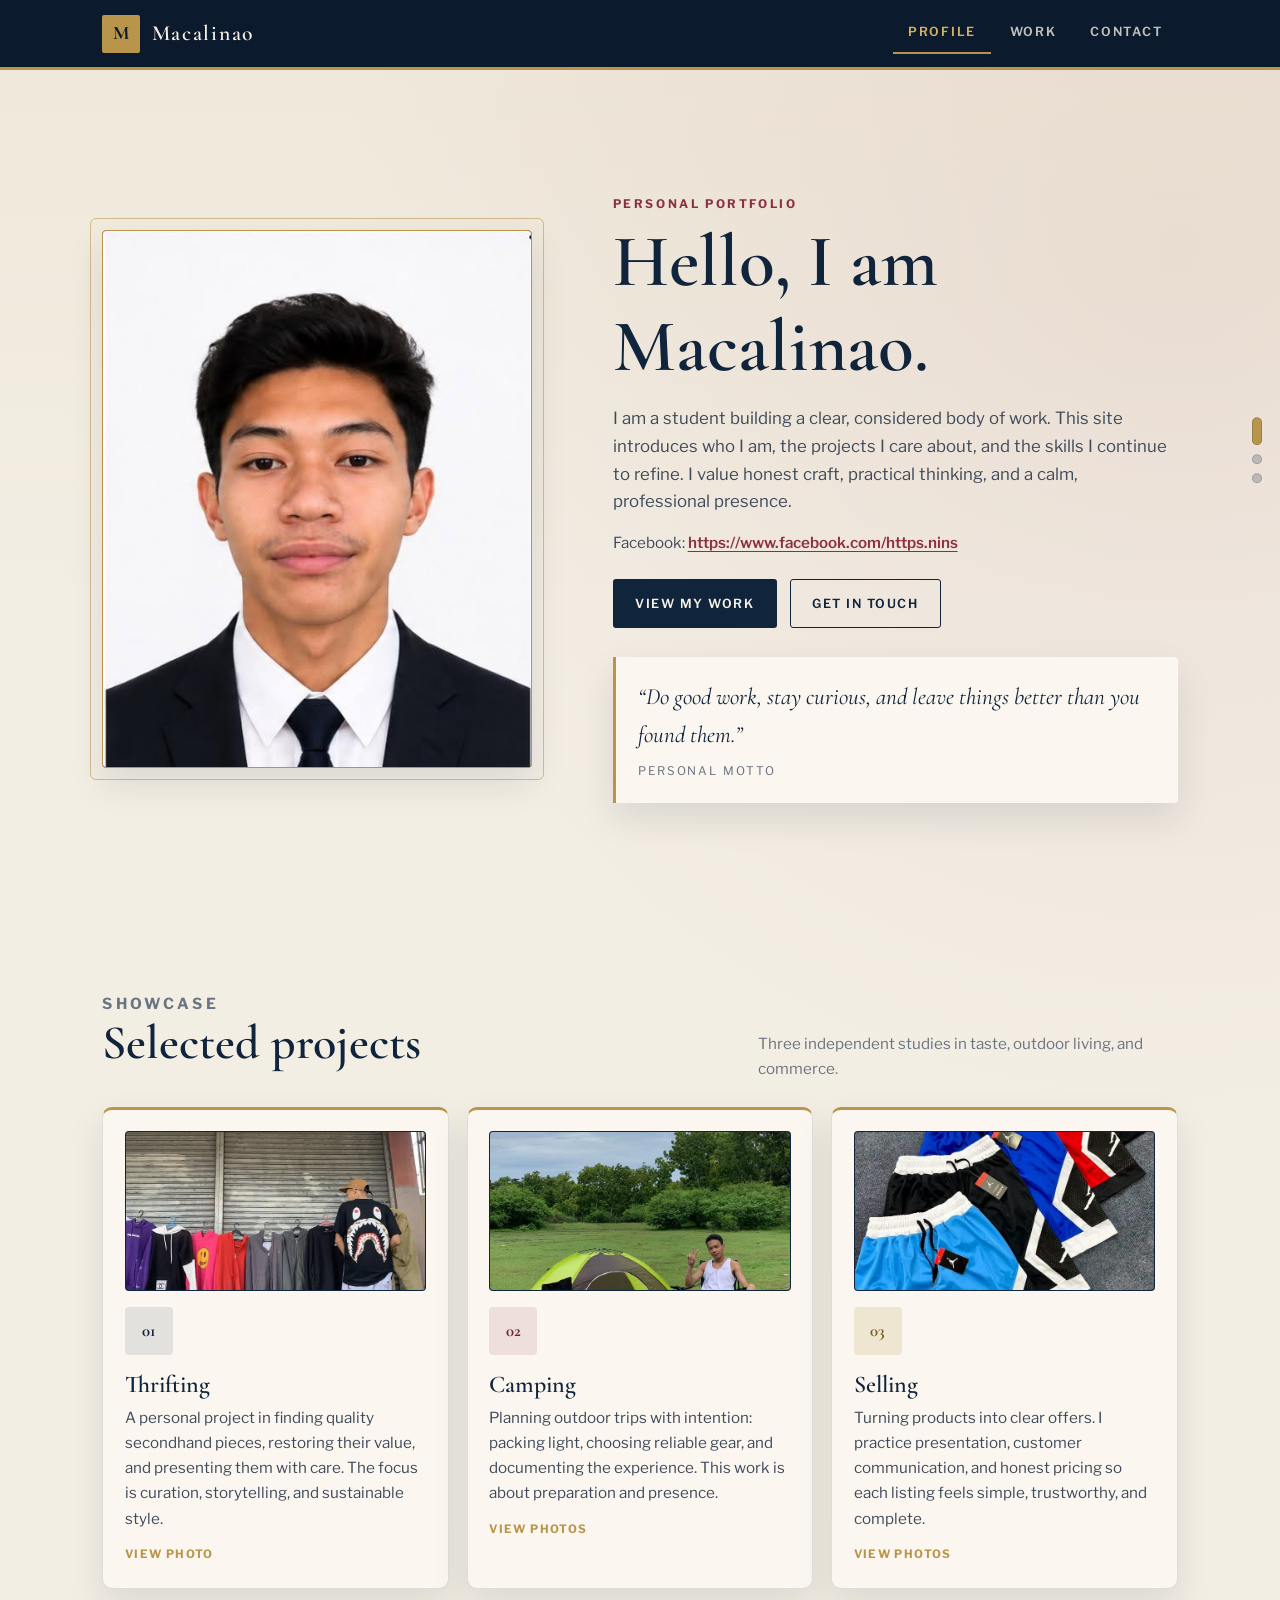
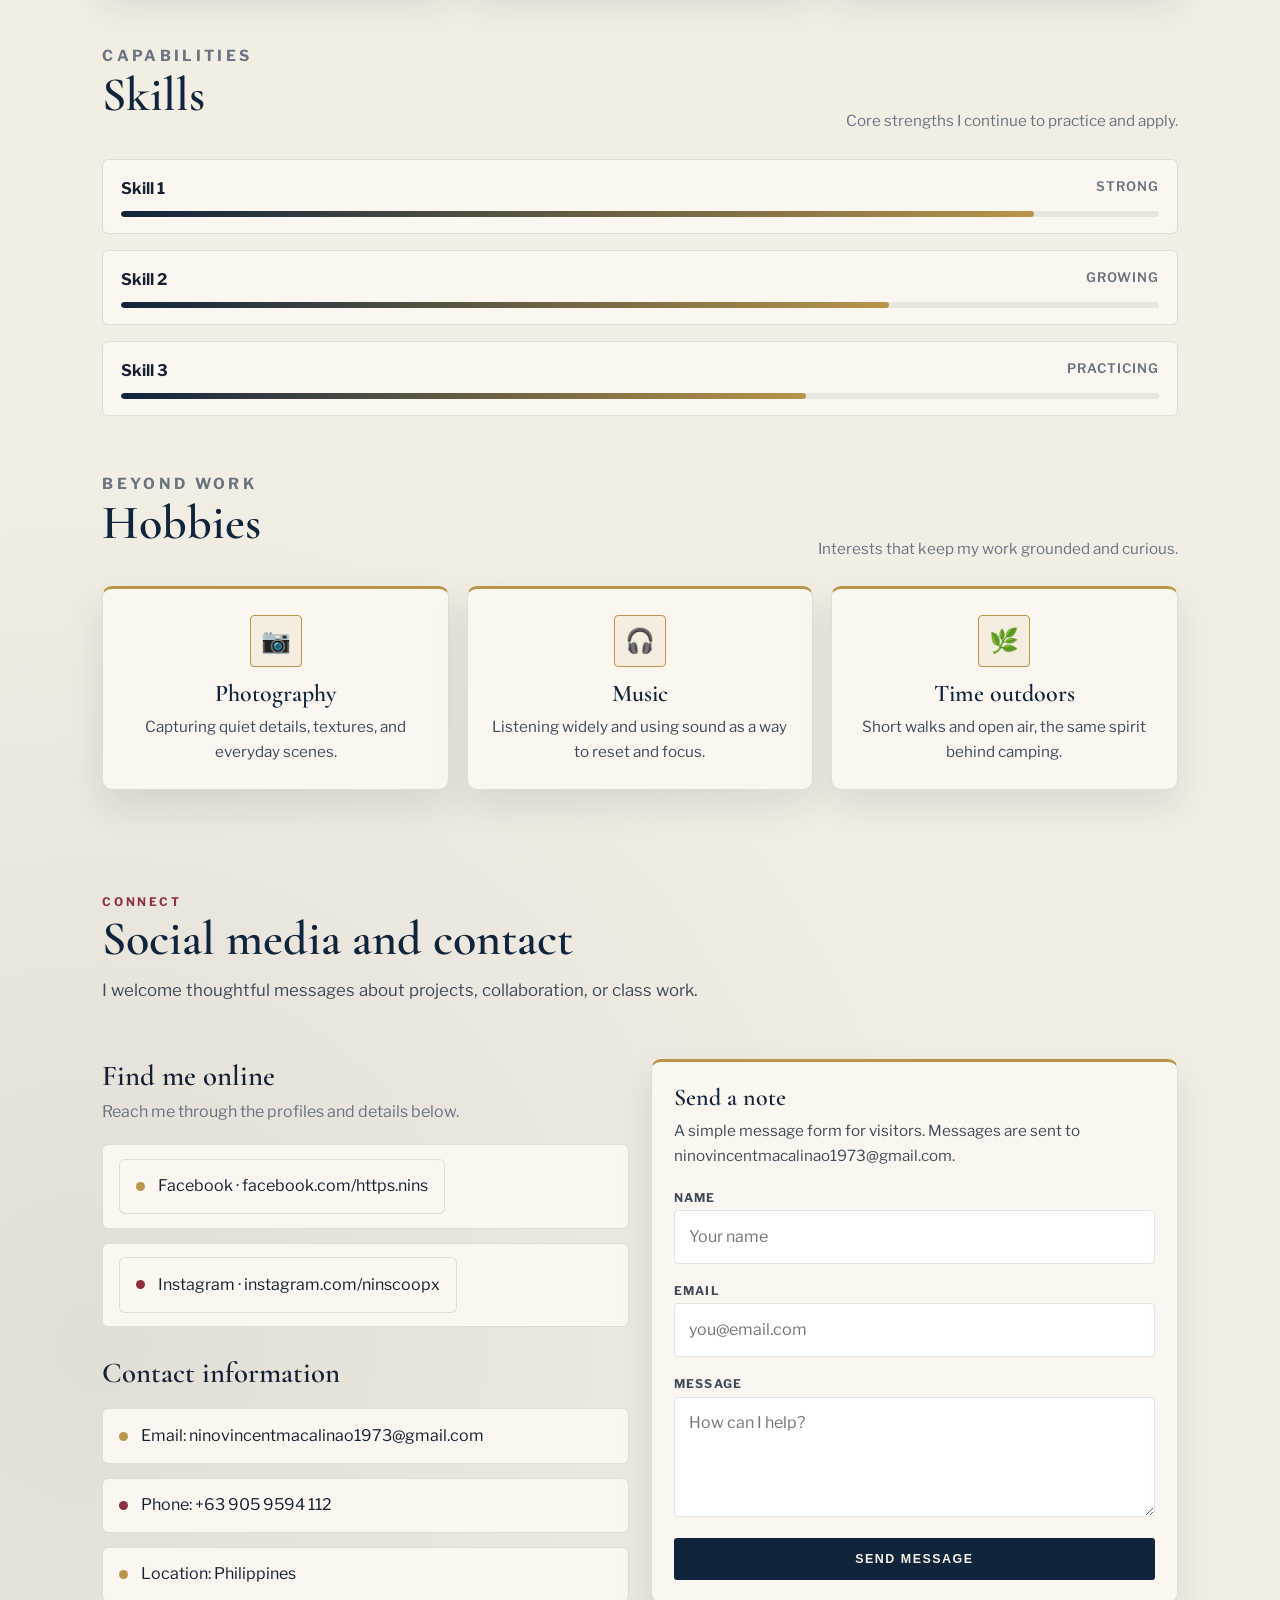
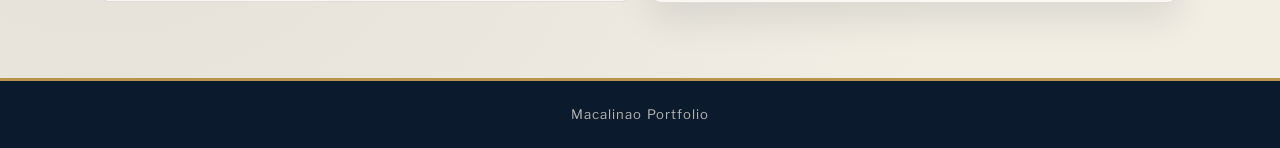
<file: index.html>
<!DOCTYPE html>
<html lang="en">
<head>
  <meta charset="UTF-8">
  <meta name="viewport" content="width=device-width, initial-scale=1.0">
  <title>Macalinao | Portfolio</title>
  <link rel="preconnect" href="https://fonts.googleapis.com">
  <link rel="preconnect" href="https://fonts.gstatic.com" crossorigin>
  <link href="https://fonts.googleapis.com/css2?family=Cormorant+Garamond:ital,wght@0,600;0,700;1,600&family=Libre+Franklin:wght@400;600;700&display=swap" rel="stylesheet">
  <link rel="stylesheet" href="css/styles.css">
</head>
<body>
  <a class="skip-link" href="#profile">Skip to content</a>
  <header class="site-header">
    <div class="nav-wrap">
      <a class="brand" href="#profile">
        <span class="brand-mark">M</span>
        Macalinao
      </a>
      <input class="nav-toggle" id="nav-toggle" type="checkbox">
      <label class="menu-btn" for="nav-toggle" aria-label="Open menu"><span></span><span></span><span></span></label>
      <nav class="site-nav" aria-label="Primary">
        <a href="#profile" data-section="profile">Profile</a>
        <a href="#work" data-section="work">Work</a>
        <a href="#contact" data-section="contact">Contact</a>
      </nav>
    </div>
  </header>

  <aside class="page-indicator" aria-hidden="true">
    <a href="#profile" class="is-on" data-section="profile"></a>
    <a href="#work" data-section="work"></a>
    <a href="#contact" data-section="contact"></a>
  </aside>

  <main>
    <section id="profile" class="panel page">
      <div class="hero">
        <div class="portrait-wrap">
          <div class="portrait-ring"></div>
          <figure class="portrait-frame">
            <img src="images/s.png" alt="Portrait of Macalinao">
          </figure>
        </div>

        <div>
          <p class="kicker">Personal Portfolio</p>
          <h1>Hello, I am Macalinao.</h1>
          <p class="lede">
            I am a student building a clear, considered body of work. This site introduces who I am,
            the projects I care about, and the skills I continue to refine. I value honest craft,
            practical thinking, and a calm, professional presence.
          </p>
          <p class="social-line">
            Facebook:
            <a href="https://www.facebook.com/https.nins" target="_blank" rel="noopener noreferrer">https://www.facebook.com/https.nins</a>
          </p>
          <div class="cta-row">
            <a class="btn btn-primary" href="#work">View my work</a>
            <a class="btn btn-ghost" href="#contact">Get in touch</a>
          </div>
          <blockquote class="motto">
            <p>“Do good work, stay curious, and leave things better than you found them.”</p>
            <span>Personal motto</span>
          </blockquote>
        </div>
      </div>
    </section>

    <section id="work" class="panel page">
      <div class="section-head">
        <div>
          <p class="kicker">Showcase</p>
          <h2>Selected projects</h2>
        </div>
        <p>Three independent studies in taste, outdoor living, and commerce.</p>
      </div>

      <div class="grid-3">
        <a class="card card-link" href="thrifting.html">
          <img class="card-photo" src="images/thrifting.jpg" alt="Thrifting stall with hoodies and caps">
          <div class="card-icon tone-teal" aria-hidden="true">01</div>
          <h3>Thrifting</h3>
          <p>
            A personal project in finding quality secondhand pieces, restoring their value,
            and presenting them with care. The focus is curation, storytelling, and sustainable style.
          </p>
          <span class="tag">View photo</span>
        </a>

        <a class="card card-link" href="camping.html">
          <img class="card-photo" src="images/camping-1.jpg" alt="Camping with a tent and chairs in a grassy field">
          <div class="card-icon tone-coral" aria-hidden="true">02</div>
          <h3>Camping</h3>
          <p>
            Planning outdoor trips with intention: packing light, choosing reliable gear,
            and documenting the experience. This work is about preparation and presence.
          </p>
          <span class="tag">View photos</span>
        </a>

        <a class="card card-link" href="selling.html">
          <img class="card-photo" src="images/selling-2.jpg" alt="Jordan shorts laid out for sale">
          <div class="card-icon tone-gold" aria-hidden="true">03</div>
          <h3>Selling</h3>
          <p>
            Turning products into clear offers. I practice presentation, customer communication,
            and honest pricing so each listing feels simple, trustworthy, and complete.
          </p>
          <span class="tag">View photos</span>
        </a>
      </div>

      <div class="block">
        <div class="section-head">
          <div>
            <p class="kicker">Capabilities</p>
            <h2>Skills</h2>
          </div>
          <p>Core strengths I continue to practice and apply.</p>
        </div>

        <div class="skills">
          <div class="skill">
            <div class="skill-top">Skill 1 <span>Strong</span></div>
            <div class="bar" aria-hidden="true"><i style="width: 88%"></i></div>
          </div>
          <div class="skill">
            <div class="skill-top">Skill 2 <span>Growing</span></div>
            <div class="bar" aria-hidden="true"><i style="width: 74%"></i></div>
          </div>
          <div class="skill">
            <div class="skill-top">Skill 3 <span>Practicing</span></div>
            <div class="bar" aria-hidden="true"><i style="width: 66%"></i></div>
          </div>
        </div>
      </div>

      <div class="block">
        <div class="section-head">
          <div>
            <p class="kicker">Beyond work</p>
            <h2>Hobbies</h2>
          </div>
          <p>Interests that keep my work grounded and curious.</p>
        </div>

        <div class="grid-3">
          <article class="card hobby-card">
            <div class="emoji" aria-hidden="true">📷</div>
            <h3>Photography</h3>
            <p>Capturing quiet details, textures, and everyday scenes.</p>
          </article>
          <article class="card hobby-card">
            <div class="emoji" aria-hidden="true">🎧</div>
            <h3>Music</h3>
            <p>Listening widely and using sound as a way to reset and focus.</p>
          </article>
          <article class="card hobby-card">
            <div class="emoji" aria-hidden="true">🌿</div>
            <h3>Time outdoors</h3>
            <p>Short walks and open air, the same spirit behind camping.</p>
          </article>
        </div>
      </div>
    </section>

    <section id="contact" class="panel page">
      <p class="kicker">Connect</p>
      <h2>Social media and contact</h2>
      <p class="lede">I welcome thoughtful messages about projects, collaboration, or class work.</p>

      <div class="contact-layout block">
        <div>
          <h3 class="serif" style="font-size: 1.8rem; margin-bottom: 0.4rem;">Find me online</h3>
          <p style="color: var(--muted);">Reach me through the profiles and details below.</p>
          <ul class="contact-list">
            <li><a href="https://www.facebook.com/https.nins" target="_blank" rel="noopener noreferrer"><span class="dot"></span> Facebook · facebook.com/https.nins</a></li>
            <li><a href="https://www.instagram.com/ninscoopx/" target="_blank" rel="noopener noreferrer"><span class="dot" style="background: var(--burgundy)"></span> Instagram · instagram.com/ninscoopx</a></li>
          </ul>

          <h3 class="serif" style="font-size: 1.8rem; margin: 1.8rem 0 0.4rem;">Contact information</h3>
          <ul class="contact-list">
            <li><span class="dot"></span> Email: ninovincentmacalinao1973@gmail.com</li>
            <li><span class="dot" style="background: var(--burgundy)"></span> Phone: +63 905 9594 112</li>
            <li><span class="dot" style="background: var(--gold)"></span> Location: Philippines</li>
          </ul>
        </div>

        <article class="card">
          <h3>Send a note</h3>
          <p>A simple message form for visitors. Messages are sent to ninovincentmacalinao1973@gmail.com.</p>
          <form class="form" style="margin-top: 1rem;" action="mailto:ninovincentmacalinao1973@gmail.com" method="post" enctype="text/plain">
            <div>
              <label for="name">Name</label>
              <input id="name" name="name" type="text" required placeholder="Your name">
            </div>
            <div>
              <label for="email">Email</label>
              <input id="email" name="email" type="email" required placeholder="you@email.com">
            </div>
            <div>
              <label for="message">Message</label>
              <textarea id="message" name="message" required placeholder="How can I help?"></textarea>
            </div>
            <button class="btn btn-primary" type="submit">Send message</button>
          </form>
        </article>
      </div>
    </section>
  </main>

  <footer class="site-footer">
    Macalinao Portfolio
  </footer>
  <script src="js/photos.js"></script>
  <script src="js/scroll.js"></script>
</body>
</html>
</file>
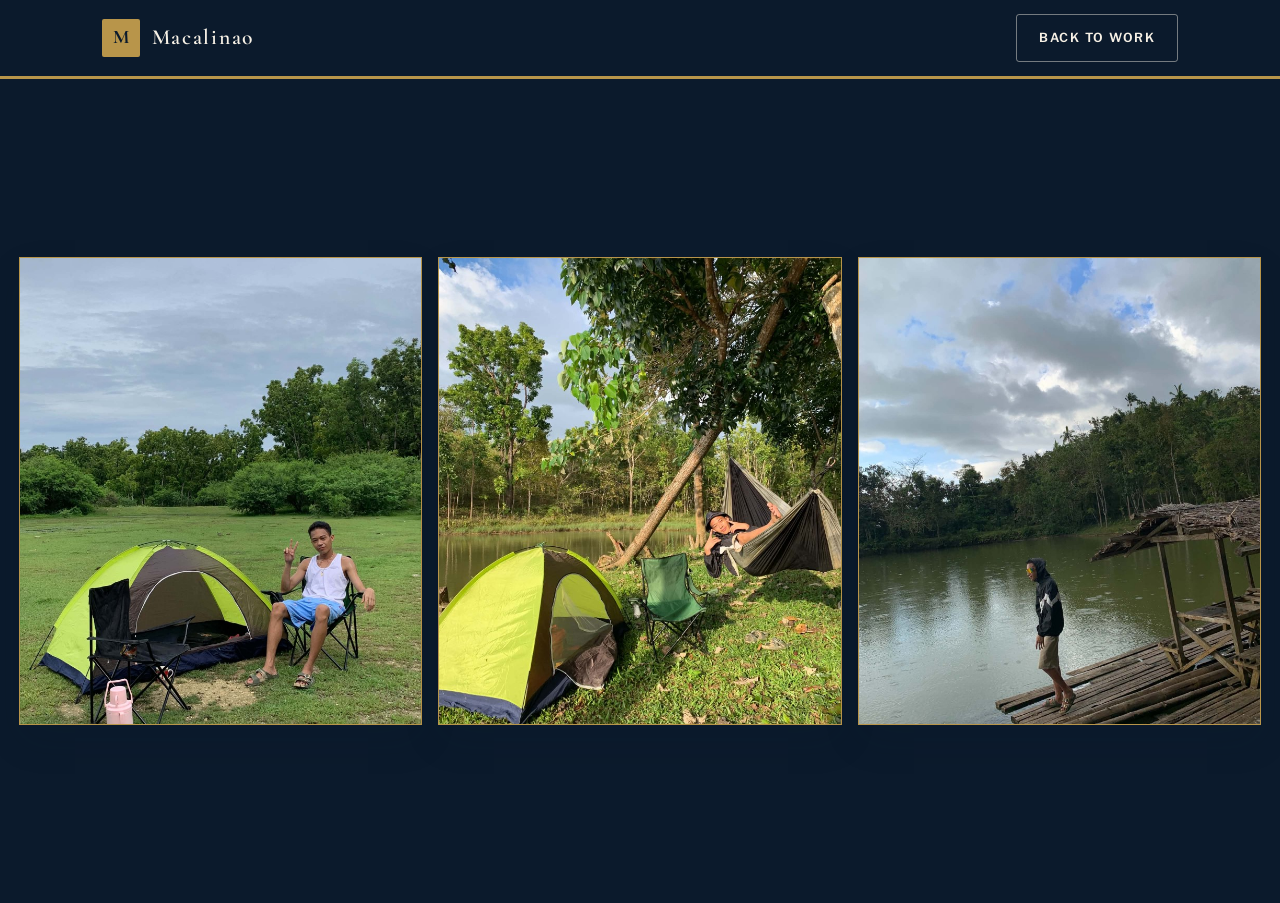
<file: camping.html>
<!DOCTYPE html>
<html lang="en">
<head>
  <meta charset="UTF-8">
  <meta name="viewport" content="width=device-width, initial-scale=1.0">
  <title>Macalinao | Camping</title>
  <link rel="preconnect" href="https://fonts.googleapis.com">
  <link rel="preconnect" href="https://fonts.gstatic.com" crossorigin>
  <link href="https://fonts.googleapis.com/css2?family=Cormorant+Garamond:ital,wght@0,600;0,700;1,600&family=Libre+Franklin:wght@400;600;700&display=swap" rel="stylesheet">
  <link rel="stylesheet" href="css/styles.css">
</head>
<body>
  <header class="site-header">
    <div class="nav-wrap">
      <a class="brand" href="index.html#profile">
        <span class="brand-mark">M</span>
        Macalinao
      </a>
      <a class="btn btn-ghost photo-back" href="index.html#work">Back to work</a>
    </div>
  </header>

  <main class="photo-gallery">
    <img src="images/camping-1.jpg" alt="A green tent and chairs in a grassy field">
    <img src="images/camping-2.jpg" alt="Hammock and tent by the water">
    <img src="images/camping-3.jpg" alt="Bamboo raft near the trees">
  </main>
  <script src="js/photos.js"></script>
</body>
</html>
</file>
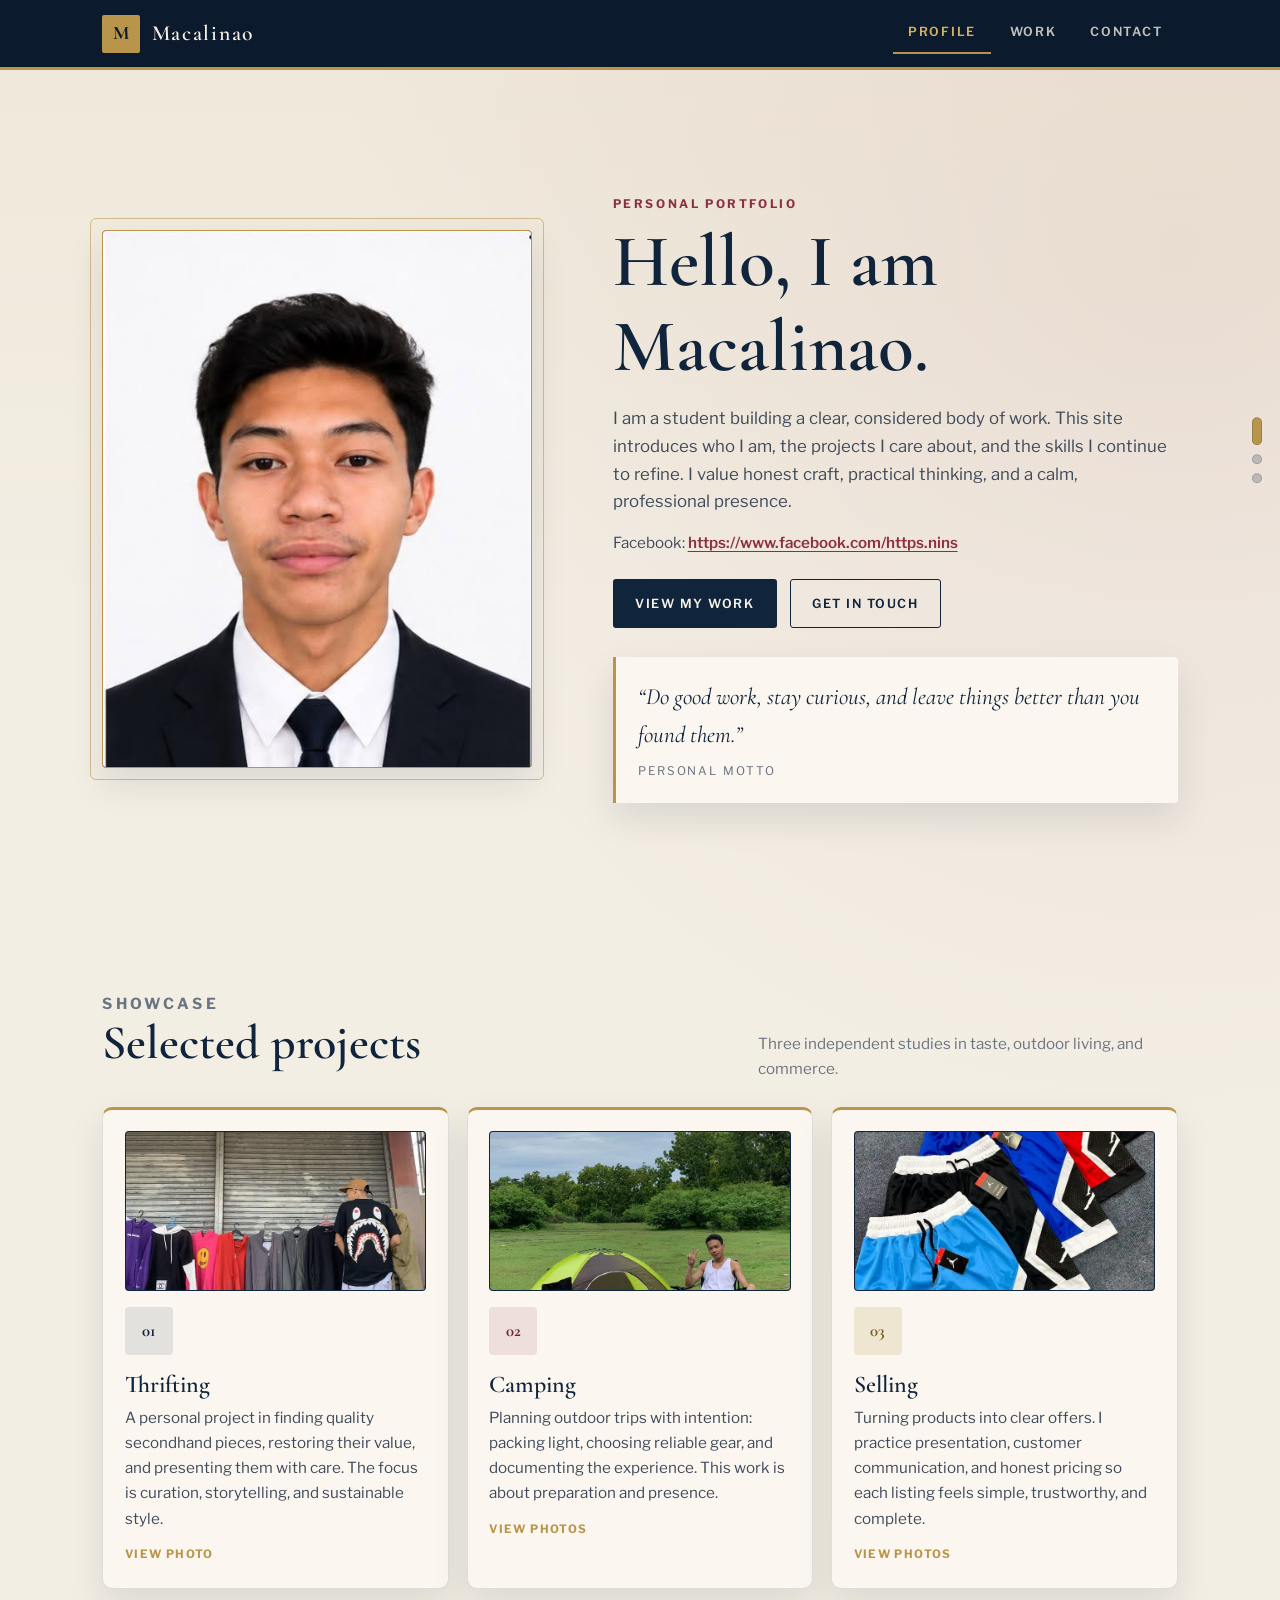
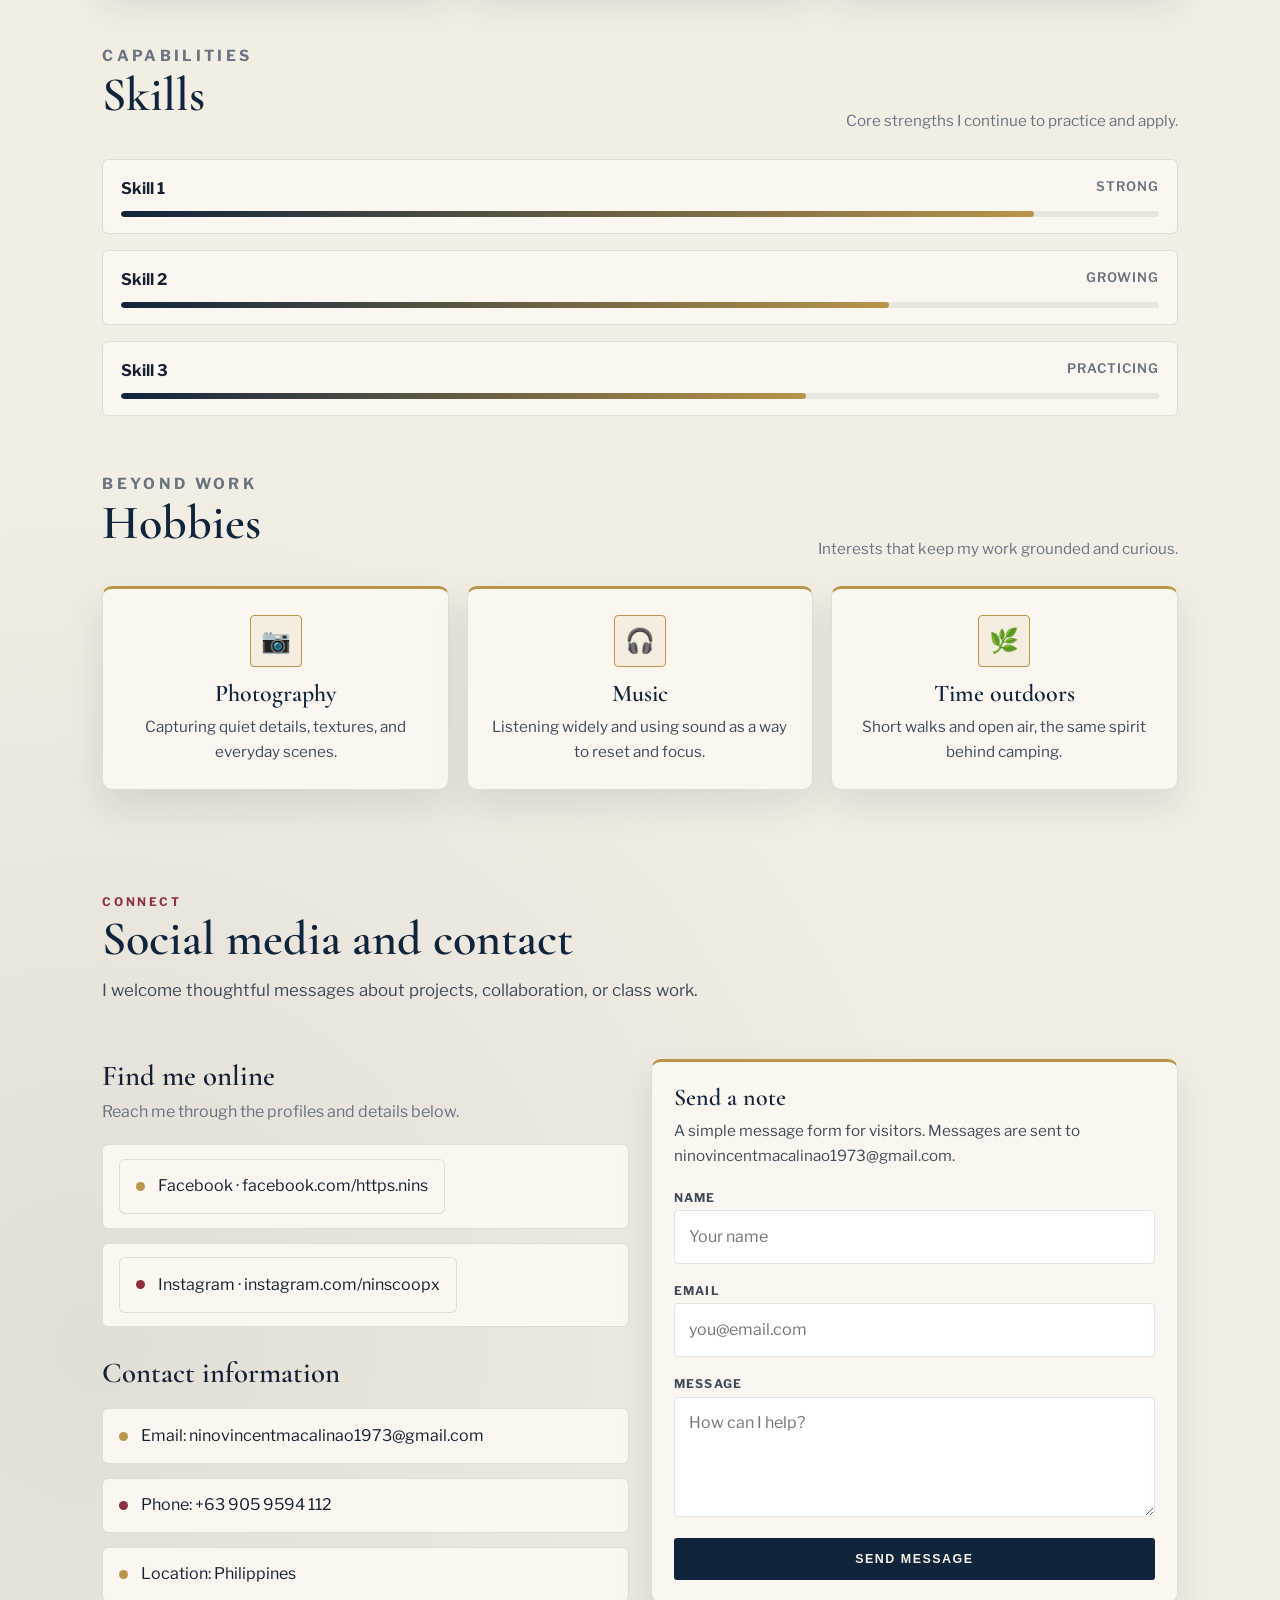
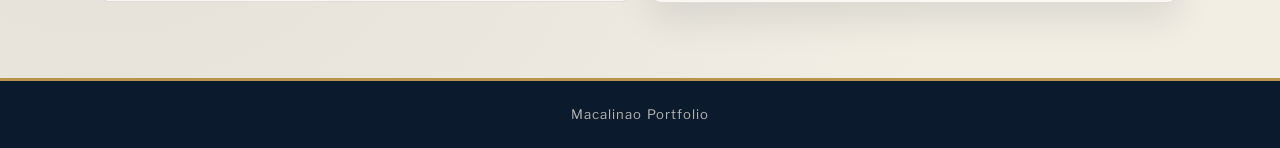
<file: contact.html>
<!DOCTYPE html>
<html lang="en">
<head>
  <meta charset="UTF-8">
  <meta http-equiv="refresh" content="0; url=index.html#contact">
  <title>Macalinao | Contact</title>
  <link rel="canonical" href="index.html#contact">
  <script>location.replace("index.html#contact");</script>
</head>
<body>
  <p><a href="index.html#contact">Continue to Contact</a></p>
</body>
</html>
</file>
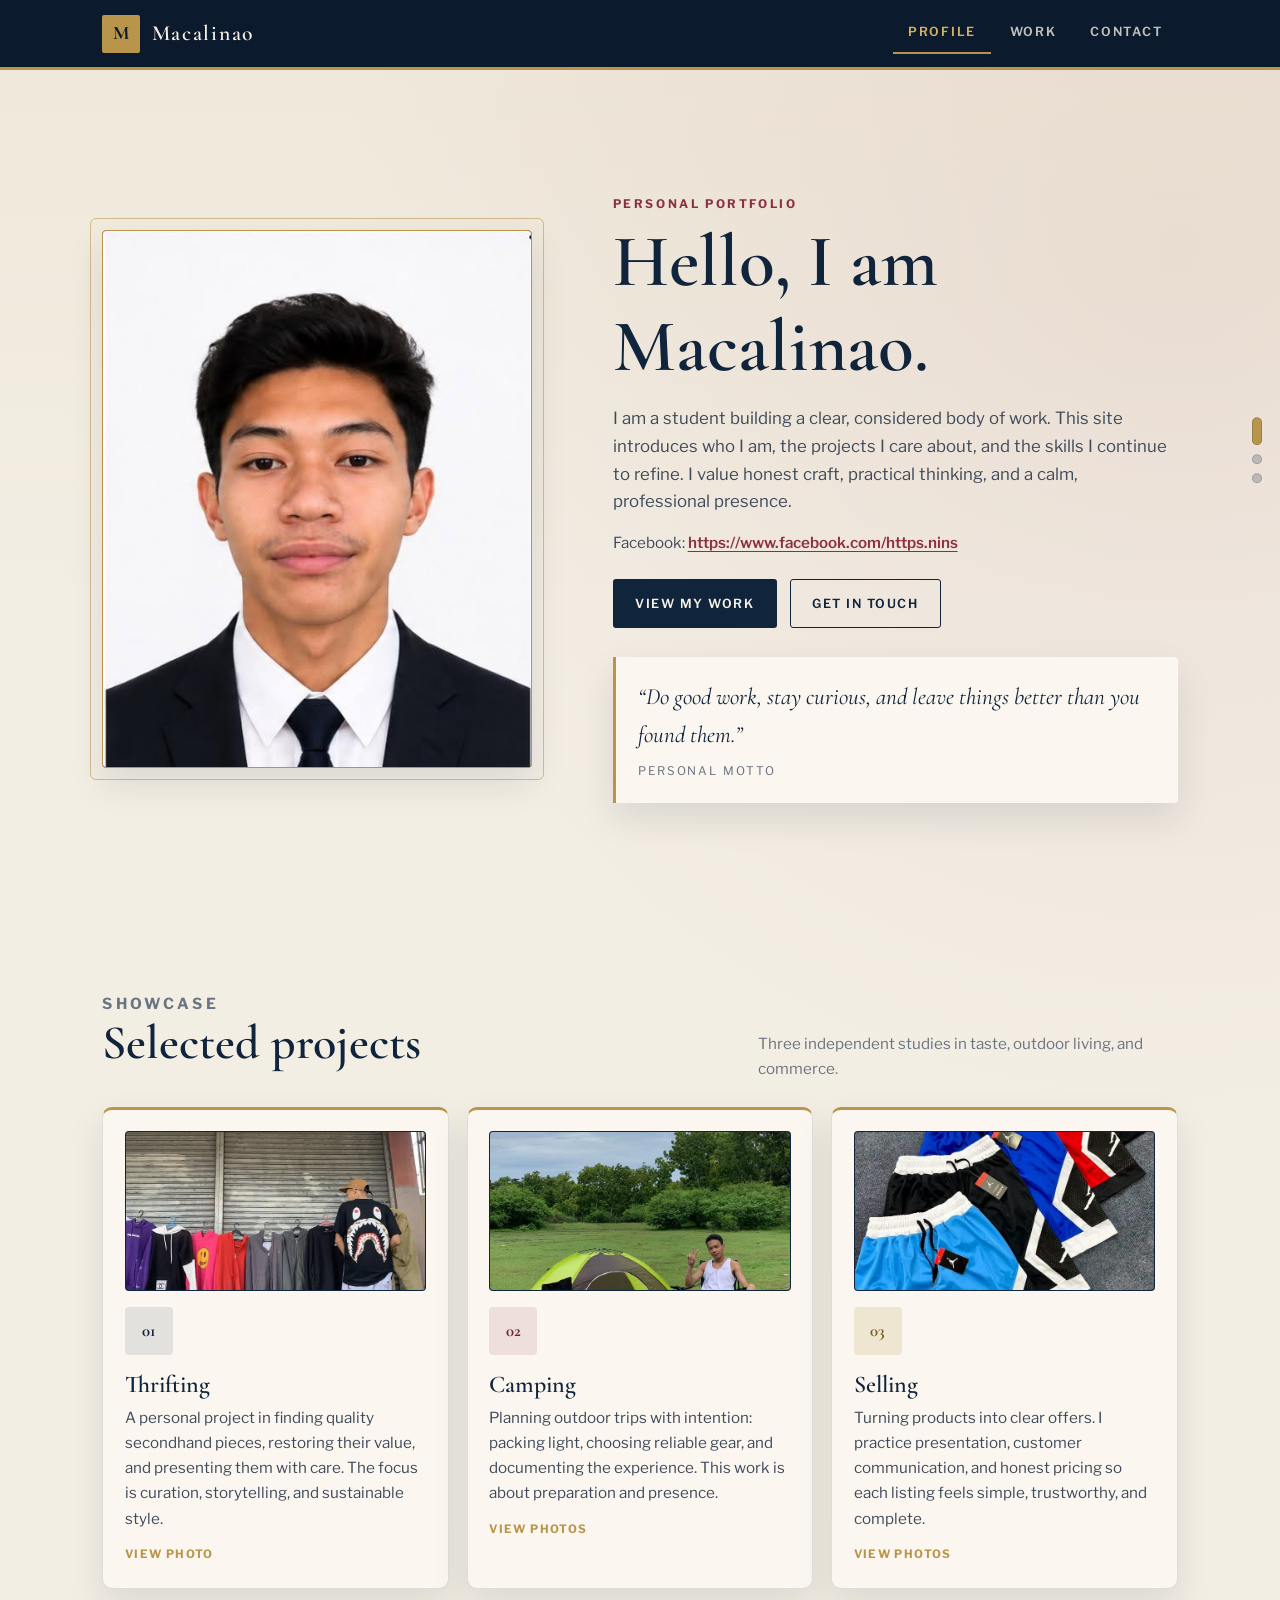
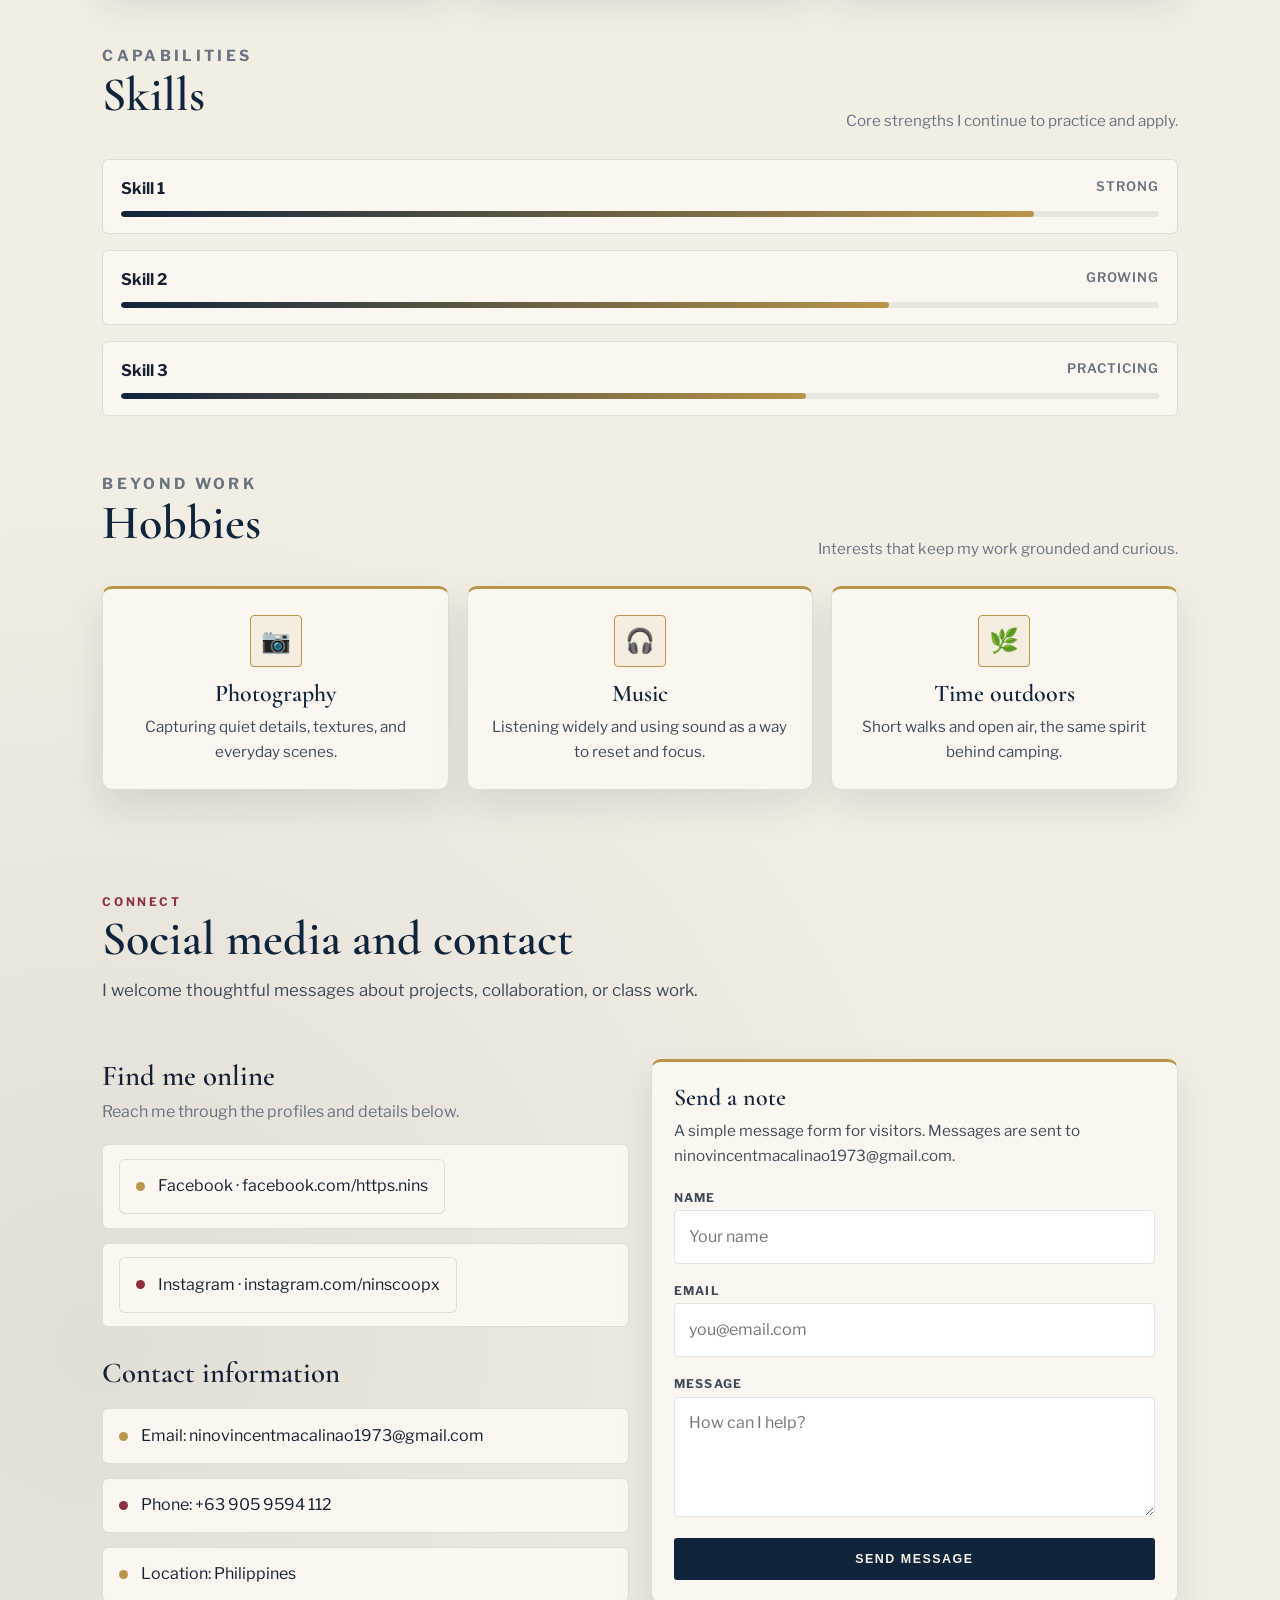
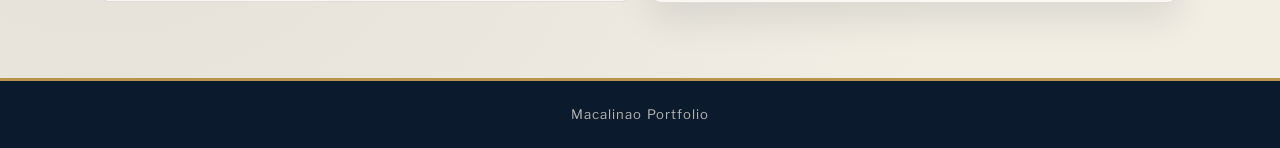
<file: projects.html>
<!DOCTYPE html>
<html lang="en">
<head>
  <meta charset="UTF-8">
  <meta http-equiv="refresh" content="0; url=index.html#work">
  <title>Macalinao | Work</title>
  <link rel="canonical" href="index.html#work">
  <script>location.replace("index.html#work");</script>
</head>
<body>
  <p><a href="index.html#work">Continue to Work</a></p>
</body>
</html>
</file>
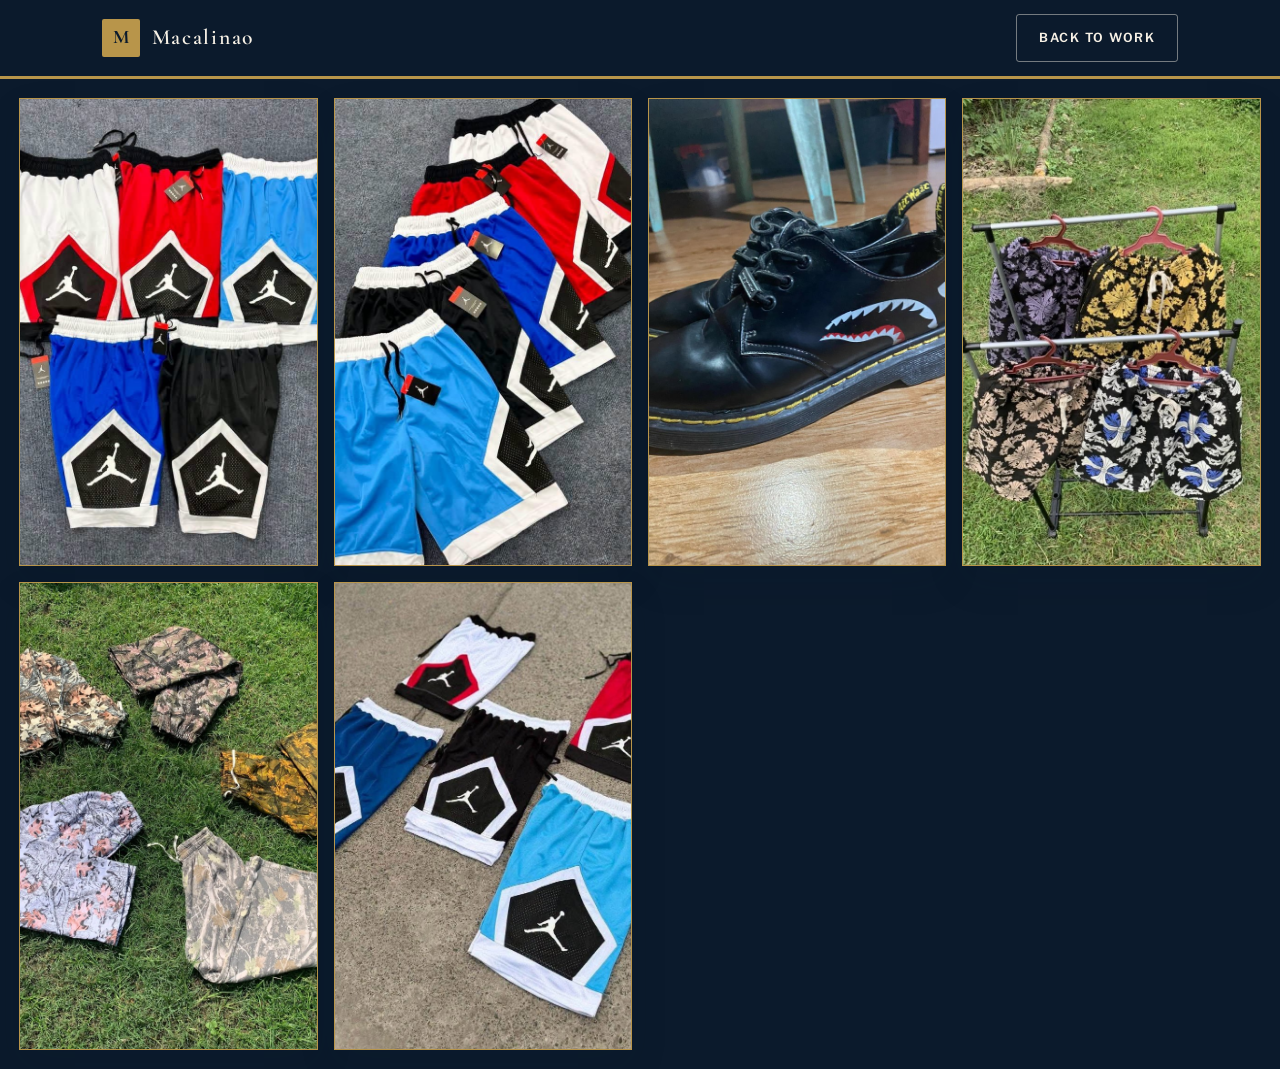
<file: selling.html>
<!DOCTYPE html>
<html lang="en">
<head>
  <meta charset="UTF-8">
  <meta name="viewport" content="width=device-width, initial-scale=1.0">
  <title>Macalinao | Selling</title>
  <link rel="preconnect" href="https://fonts.googleapis.com">
  <link rel="preconnect" href="https://fonts.gstatic.com" crossorigin>
  <link href="https://fonts.googleapis.com/css2?family=Cormorant+Garamond:ital,wght@0,600;0,700;1,600&family=Libre+Franklin:wght@400;600;700&display=swap" rel="stylesheet">
  <link rel="stylesheet" href="css/styles.css">
</head>
<body>
  <header class="site-header">
    <div class="nav-wrap">
      <a class="brand" href="index.html#profile">
        <span class="brand-mark">M</span>
        Macalinao
      </a>
      <a class="btn btn-ghost photo-back" href="index.html#work">Back to work</a>
    </div>
  </header>

  <main class="photo-gallery">
    <img src="images/selling-1.jpg" alt="Five pairs of Jordan basketball shorts laid out on the carpet">
    <img src="images/selling-2.jpg" alt="Jordan shorts fanned out in different colors">
    <img src="images/selling-3.jpg" alt="Black leather shoes with a shark-mouth graphic">
    <img src="images/selling-4.jpg" alt="Patterned shorts hanging on a rack outdoors">
    <img src="images/selling-5.jpg" alt="Camouflage sweatpants arranged on the grass">
    <img src="images/selling-6.jpg" alt="Jordan basketball shorts arranged on the pavement">
  </main>
  <script src="js/photos.js"></script>
</body>
</html>
</file>
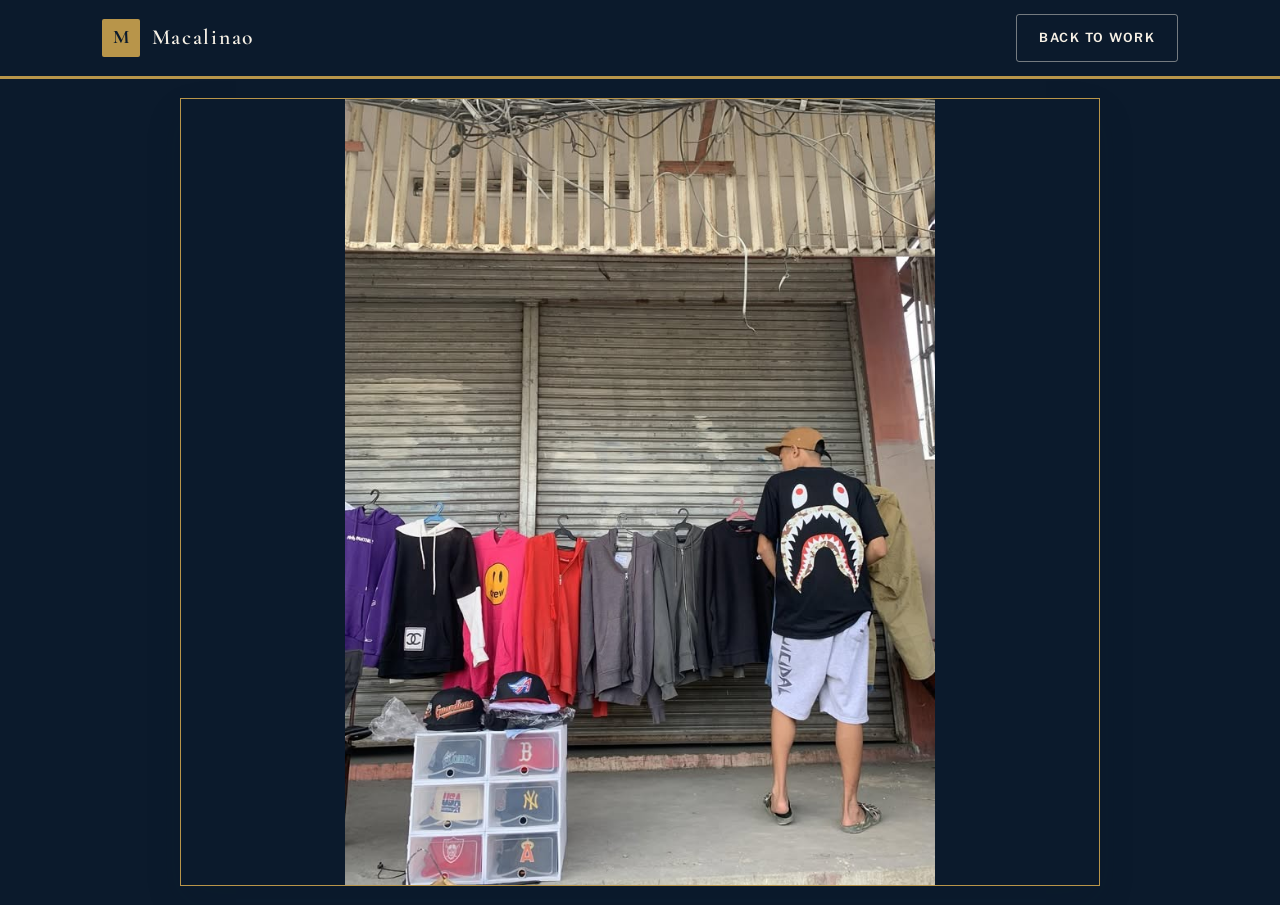
<file: thrifting.html>
<!DOCTYPE html>
<html lang="en">
<head>
  <meta charset="UTF-8">
  <meta name="viewport" content="width=device-width, initial-scale=1.0">
  <title>Macalinao | Thrifting</title>
  <link rel="preconnect" href="https://fonts.googleapis.com">
  <link rel="preconnect" href="https://fonts.gstatic.com" crossorigin>
  <link href="https://fonts.googleapis.com/css2?family=Cormorant+Garamond:ital,wght@0,600;0,700;1,600&family=Libre+Franklin:wght@400;600;700&display=swap" rel="stylesheet">
  <link rel="stylesheet" href="css/styles.css">
</head>
<body>
  <header class="site-header">
    <div class="nav-wrap">
      <a class="brand" href="index.html#profile">
        <span class="brand-mark">M</span>
        Macalinao
      </a>
      <a class="btn btn-ghost photo-back" href="index.html#work">Back to work</a>
    </div>
  </header>

  <main class="photo-only">
    <img src="images/thrifting.jpg" alt="Street stall with hoodies hanging on a shutter and baseball caps on the sidewalk">
  </main>
  <script src="js/photos.js"></script>
</body>
</html>
</file>
<file: css/styles.css>
:root {
  --navy: #10243c;
  --navy-deep: #0b1a2c;
  --ink: #152033;
  --ink-soft: #3e4a5a;
  --muted: #6a7380;
  --ivory: #f3eee4;
  --cream: #fbf7f0;
  --gold: #b8954a;
  --gold-bright: #d4af67;
  --burgundy: #8c3040;
  --burgundy-deep: #6e2432;
  --line: rgba(16, 36, 60, 0.12);
  --shadow: 0 16px 36px rgba(11, 26, 44, 0.1);
  --radius: 10px;
  --max: 1120px;
}

*,
*::before,
*::after {
  box-sizing: border-box;
  margin: 0;
  padding: 0;
}

html {
  scroll-behavior: smooth;
  scroll-padding-top: 4.75rem;
}

body {
  font-family: "Libre Franklin", sans-serif;
  color: var(--ink);
  overflow-x: hidden;
  background:
    linear-gradient(180deg, rgba(184, 149, 74, 0.07), transparent 18%),
    radial-gradient(circle at 92% 8%, rgba(140, 48, 64, 0.08), transparent 26%),
    radial-gradient(circle at 8% 88%, rgba(16, 36, 60, 0.08), transparent 28%),
    var(--ivory);
  line-height: 1.65;
  min-height: 100vh;
}

img {
  max-width: 100%;
  display: block;
}

a {
  color: inherit;
  text-decoration: none;
}

.skip-link {
  position: absolute;
  left: 1rem;
  top: -4rem;
  background: var(--navy);
  color: #fff;
  padding: 0.6rem 1rem;
  border-radius: 4px;
  z-index: 100;
}

.skip-link:focus {
  top: 1rem;
}

.site-header {
  position: sticky;
  top: 0;
  z-index: 20;
  background: var(--navy-deep);
  border-bottom: 3px solid var(--gold);
}

.nav-wrap {
  position: relative;
  max-width: var(--max);
  margin: 0 auto;
  padding: 0.85rem 1.4rem;
  display: flex;
  align-items: center;
  justify-content: space-between;
  gap: 1rem;
}

.brand {
  display: flex;
  align-items: center;
  gap: 0.7rem;
  font-family: "Cormorant Garamond", serif;
  font-weight: 600;
  font-size: 1.35rem;
  letter-spacing: 0.08em;
  color: #f7f1e6;
}

.brand-mark {
  width: 38px;
  height: 38px;
  border-radius: 2px;
  display: grid;
  place-items: center;
  background: var(--gold);
  color: var(--navy-deep);
  font-family: "Cormorant Garamond", serif;
  font-size: 1.2rem;
  font-weight: 700;
}

.nav-toggle {
  display: none;
}

.menu-btn {
  display: none;
  width: 42px;
  height: 42px;
  border: 1px solid rgba(212, 175, 103, 0.4);
  border-radius: 4px;
  background: transparent;
  cursor: pointer;
  align-items: center;
  justify-content: center;
  flex-direction: column;
  gap: 5px;
}

.menu-btn span {
  display: block;
  width: 18px;
  height: 2px;
  background: #f7f1e6;
}

.site-nav {
  display: flex;
  gap: 0.2rem;
}

.site-nav a {
  padding: 0.55rem 0.95rem;
  color: rgba(247, 241, 230, 0.78);
  font-size: 0.78rem;
  font-weight: 600;
  letter-spacing: 0.14em;
  text-transform: uppercase;
  border-bottom: 2px solid transparent;
}

.site-nav a:hover {
  color: var(--gold-bright);
}

.site-nav a[aria-current="page"] {
  color: var(--gold-bright);
  border-bottom-color: var(--gold);
}

.page {
  max-width: var(--max);
  margin: 0 auto;
  padding: 2.4rem 1.4rem 4rem;
}

.panel {
  min-height: calc(100vh - 4.75rem);
  scroll-margin-top: 4.75rem;
}

.kicker {
  font-size: 0.74rem;
  letter-spacing: 0.22em;
  text-transform: uppercase;
  color: var(--burgundy);
  font-weight: 700;
}

h1,
h2,
.serif,
.card h3 {
  font-family: "Cormorant Garamond", serif;
  font-weight: 600;
  line-height: 1.15;
}

h1 {
  font-size: clamp(2.6rem, 6vw, 4.6rem);
  margin: 0.35rem 0 1rem;
  color: var(--navy);
}

h2 {
  font-size: clamp(2rem, 4vw, 3rem);
  margin-bottom: 0.6rem;
  color: var(--navy);
}

.lede {
  font-size: 1.05rem;
  color: var(--ink-soft);
  max-width: 58ch;
}

.social-line {
  margin-top: 0.9rem;
  font-size: 0.95rem;
  color: var(--ink-soft);
}

.social-line a {
  color: var(--burgundy);
  font-weight: 600;
  text-decoration: underline;
  text-underline-offset: 3px;
}

.hero {
  display: grid;
  grid-template-columns: 0.9fr 1.1fr;
  gap: 3rem;
  align-items: center;
  min-height: calc(100vh - 7.5rem);
}

.portrait-wrap {
  position: relative;
  max-width: 430px;
}

.portrait-frame {
  position: relative;
  border-radius: 4px;
  overflow: hidden;
  box-shadow: var(--shadow);
  background: var(--navy);
  aspect-ratio: 4 / 5;
  border: 1px solid var(--gold);
}

.portrait-frame img {
  width: 100%;
  height: 100%;
  object-fit: cover;
  object-position: center top;
}

.fb-chip {
  position: absolute;
  right: -12px;
  bottom: 28px;
  z-index: 2;
  background: var(--navy);
  color: #fff;
  padding: 0.7rem 1rem;
  border-radius: 4px;
  font-size: 0.82rem;
  font-weight: 700;
  box-shadow: var(--shadow);
}

.fb-chip:hover {
  background: var(--burgundy);
}

.portrait-ring {
  position: absolute;
  inset: -12px;
  border: 1px solid rgba(184, 149, 74, 0.55);
  border-radius: 6px;
  pointer-events: none;
}

.accent-chip {
  position: absolute;
  right: -12px;
  bottom: 28px;
  background: var(--burgundy);
  color: #fff;
  padding: 0.7rem 1rem;
  border-radius: 4px;
  font-size: 0.82rem;
  font-weight: 700;
  box-shadow: var(--shadow);
}

.motto {
  margin-top: 1.8rem;
  padding: 1.3rem 1.4rem;
  background: var(--cream);
  border-left: 3px solid var(--gold);
  border-radius: 0 4px 4px 0;
  box-shadow: var(--shadow);
}

.motto p {
  font-family: "Cormorant Garamond", serif;
  font-size: 1.45rem;
  font-style: italic;
  color: var(--navy);
}

.motto span {
  display: block;
  margin-top: 0.5rem;
  font-family: "Libre Franklin", sans-serif;
  font-size: 0.74rem;
  letter-spacing: 0.16em;
  text-transform: uppercase;
  color: var(--muted);
  font-style: normal;
}

.cta-row {
  display: flex;
  gap: 0.8rem;
  flex-wrap: wrap;
  margin-top: 1.5rem;
}

.btn {
  display: inline-flex;
  align-items: center;
  justify-content: center;
  padding: 0.82rem 1.35rem;
  border-radius: 3px;
  font-weight: 600;
  font-size: 0.78rem;
  letter-spacing: 0.12em;
  text-transform: uppercase;
  border: 1.5px solid transparent;
  transition: transform 0.2s ease, background 0.2s ease, color 0.2s ease;
}

.btn:hover {
  transform: translateY(-2px);
}

.btn-primary {
  background: var(--navy);
  color: #f7f1e6;
}

.btn-primary:hover {
  background: var(--burgundy);
}

.btn-ghost {
  background: transparent;
  border-color: var(--navy);
  color: var(--navy);
}

.btn-ghost:hover {
  background: var(--navy);
  color: #f7f1e6;
}

.section-head {
  display: flex;
  justify-content: space-between;
  align-items: end;
  gap: 1rem;
  margin-bottom: 1.6rem;
}

.section-head p {
  color: var(--muted);
  max-width: 42ch;
  font-size: 0.95rem;
}

.grid-3 {
  display: grid;
  grid-template-columns: repeat(3, 1fr);
  gap: 1.1rem;
}

.card {
  background: var(--cream);
  border: 1px solid var(--line);
  border-top: 3px solid var(--gold);
  border-radius: var(--radius);
  padding: 1.35rem;
  box-shadow: var(--shadow);
  transition: transform 0.2s ease, border-color 0.2s ease;
}

.card:hover {
  transform: translateY(-6px);
  border-top-color: var(--burgundy);
}

.card-link {
  display: block;
  color: inherit;
  cursor: pointer;
}

.card-photo {
  width: 100%;
  height: 160px;
  object-fit: cover;
  border-radius: 4px;
  margin-bottom: 1rem;
  border: 1px solid var(--line);
  background: var(--navy);
}

.photo-back {
  border-color: rgba(247, 241, 230, 0.45);
  color: #f7f1e6;
}

.photo-back:hover {
  background: var(--gold);
  border-color: var(--gold);
  color: var(--navy-deep);
}

.photo-only {
  min-height: calc(100vh - 4.75rem);
  display: grid;
  place-items: center;
  padding: 1.2rem;
  background: #0b1a2c;
}

.photo-only img {
  width: min(100%, 920px);
  max-height: calc(100vh - 7rem);
  object-fit: contain;
  border: 1px solid var(--gold);
  box-shadow: var(--shadow);
}

.photo-gallery {
  min-height: calc(100vh - 4.75rem);
  display: grid;
  grid-template-columns: repeat(auto-fit, minmax(240px, 1fr));
  gap: 1rem;
  padding: 1.2rem;
  background: #0b1a2c;
  align-items: center;
}

.photo-gallery img {
  width: 100%;
  height: min(52vh, 480px);
  object-fit: cover;
  border: 1px solid var(--gold);
  box-shadow: var(--shadow);
  background: var(--navy);
}

.card-icon {
  width: 48px;
  height: 48px;
  border-radius: 4px;
  display: grid;
  place-items: center;
  margin-bottom: 1rem;
  font-size: 1.05rem;
  font-family: "Cormorant Garamond", serif;
  font-weight: 700;
}

.card h3 {
  font-size: 1.5rem;
  margin-bottom: 0.4rem;
  color: var(--navy);
}

.card p {
  color: var(--ink-soft);
  font-size: 0.95rem;
}

.tag {
  display: inline-block;
  margin-top: 0.9rem;
  font-size: 0.72rem;
  font-weight: 700;
  letter-spacing: 0.12em;
  text-transform: uppercase;
  color: var(--gold);
}

.tone-teal {
  background: rgba(16, 36, 60, 0.1);
  color: var(--navy);
}

.tone-coral {
  background: rgba(140, 48, 64, 0.12);
  color: var(--burgundy-deep);
}

.tone-gold {
  background: rgba(184, 149, 74, 0.18);
  color: #7a5f24;
}

.block {
  margin-top: 3.4rem;
}

.skills {
  display: grid;
  gap: 1rem;
}

.skill {
  background: var(--cream);
  border: 1px solid var(--line);
  border-radius: 6px;
  padding: 1rem 1.1rem;
}

.skill-top {
  display: flex;
  justify-content: space-between;
  font-weight: 700;
  margin-bottom: 0.55rem;
}

.skill-top span {
  color: var(--muted);
  font-size: 0.82rem;
  font-weight: 600;
  letter-spacing: 0.08em;
  text-transform: uppercase;
}

.bar {
  height: 6px;
  background: rgba(16, 36, 60, 0.08);
  border-radius: 99px;
  overflow: hidden;
}

.bar i {
  display: block;
  height: 100%;
  border-radius: inherit;
  background: linear-gradient(90deg, var(--navy), var(--gold));
}

.hobby-card {
  text-align: center;
  padding: 1.6rem 1rem;
}

.hobby-card .emoji {
  font-size: 1.5rem;
  margin: 0 auto 0.8rem;
  width: 52px;
  height: 52px;
  display: grid;
  place-items: center;
  border: 1px solid var(--gold);
  background: rgba(184, 149, 74, 0.1);
  border-radius: 4px;
}

.contact-layout {
  display: grid;
  grid-template-columns: 1fr 1fr;
  gap: 1.4rem;
}

.contact-list {
  list-style: none;
  display: grid;
  gap: 0.85rem;
  margin-top: 1.2rem;
}

.contact-list a,
.contact-list li {
  display: flex;
  align-items: center;
  gap: 0.8rem;
  padding: 0.85rem 1rem;
  background: var(--cream);
  border: 1px solid var(--line);
  border-radius: 6px;
}

.contact-list a:hover {
  border-color: var(--gold);
  color: var(--navy);
}

.dot {
  width: 9px;
  height: 9px;
  border-radius: 50%;
  background: var(--gold);
  flex-shrink: 0;
}

.form {
  display: grid;
  gap: 0.8rem;
}

.form label {
  font-size: 0.75rem;
  font-weight: 700;
  letter-spacing: 0.1em;
  text-transform: uppercase;
  color: var(--ink-soft);
}

.form input,
.form textarea {
  width: 100%;
  border: 1px solid var(--line);
  background: #fff;
  border-radius: 4px;
  padding: 0.8rem 0.9rem;
  font: inherit;
  color: var(--ink);
}

.form input:focus,
.form textarea:focus {
  outline: 2px solid rgba(184, 149, 74, 0.35);
  border-color: var(--gold);
}

.form textarea {
  min-height: 120px;
  resize: vertical;
}

.site-footer {
  background: var(--navy-deep);
  border-top: 3px solid var(--gold);
  padding: 1.4rem;
  text-align: center;
  color: rgba(247, 241, 230, 0.72);
  font-size: 0.82rem;
  letter-spacing: 0.08em;
}

.page-indicator {
  position: fixed;
  right: 1.1rem;
  top: 50%;
  transform: translateY(-50%);
  z-index: 15;
  display: flex;
  flex-direction: column;
  gap: 0.55rem;
  margin: 0;
}

.page-indicator a {
  width: 10px;
  height: 10px;
  border-radius: 99px;
  background: rgba(16, 36, 60, 0.22);
  border: 1px solid rgba(16, 36, 60, 0.18);
}

.page-indicator a:hover {
  background: var(--gold);
}

.page-indicator .is-on {
  background: var(--gold);
  height: 28px;
}

@media (max-width: 860px) {
  .hero,
  .grid-3,
  .contact-layout,
  .photo-gallery {
    grid-template-columns: 1fr;
  }

  .menu-btn {
    display: flex;
  }

  .site-nav {
    display: none;
    position: absolute;
    right: 1.2rem;
    top: 68px;
    flex-direction: column;
    background: var(--navy);
    border: 1px solid var(--gold);
    border-radius: 6px;
    padding: 0.5rem;
    min-width: 180px;
    box-shadow: var(--shadow);
  }

  .nav-toggle:checked ~ .site-nav {
    display: flex;
  }

  .hero {
    min-height: auto;
    padding-top: 1rem;
  }

  .page-indicator {
    right: 0.55rem;
  }

  .accent-chip,
  .fb-chip {
    right: 12px;
  }

  .section-head {
    flex-direction: column;
    align-items: start;
  }
}
</file>
